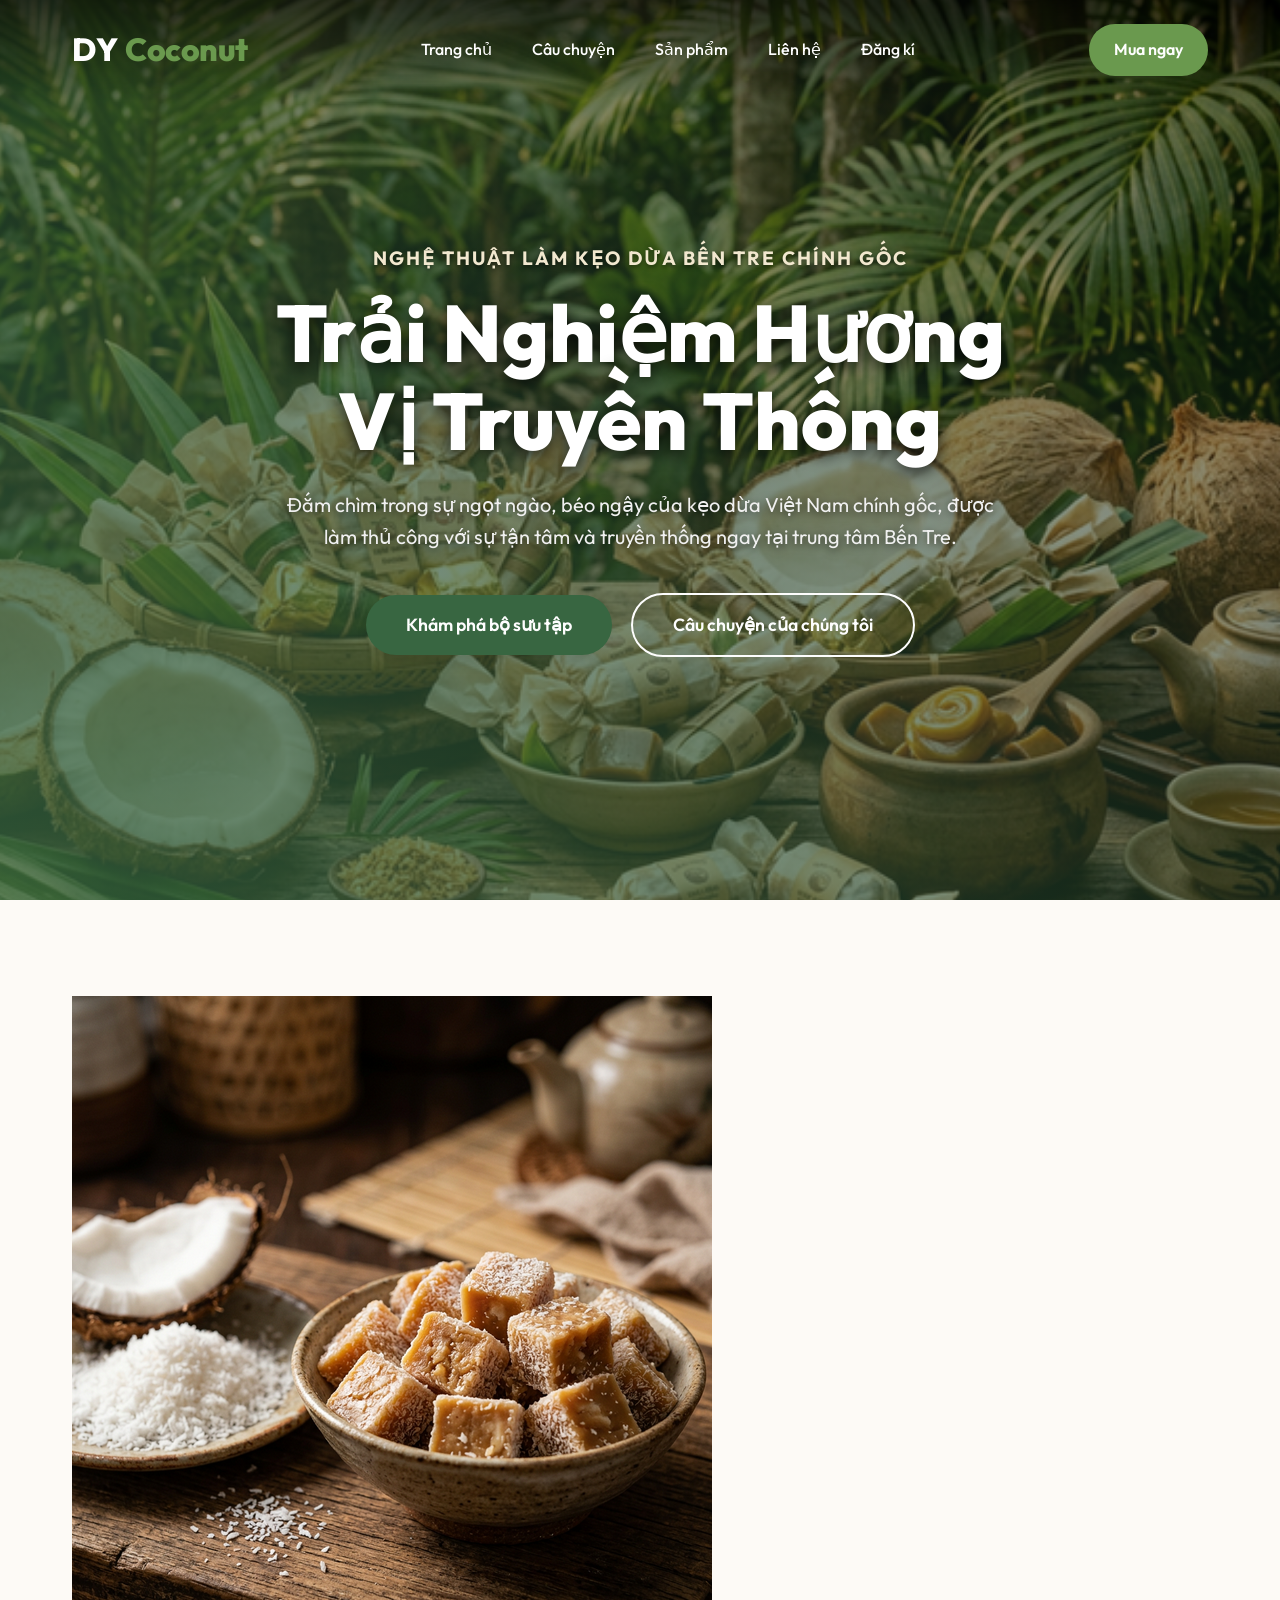
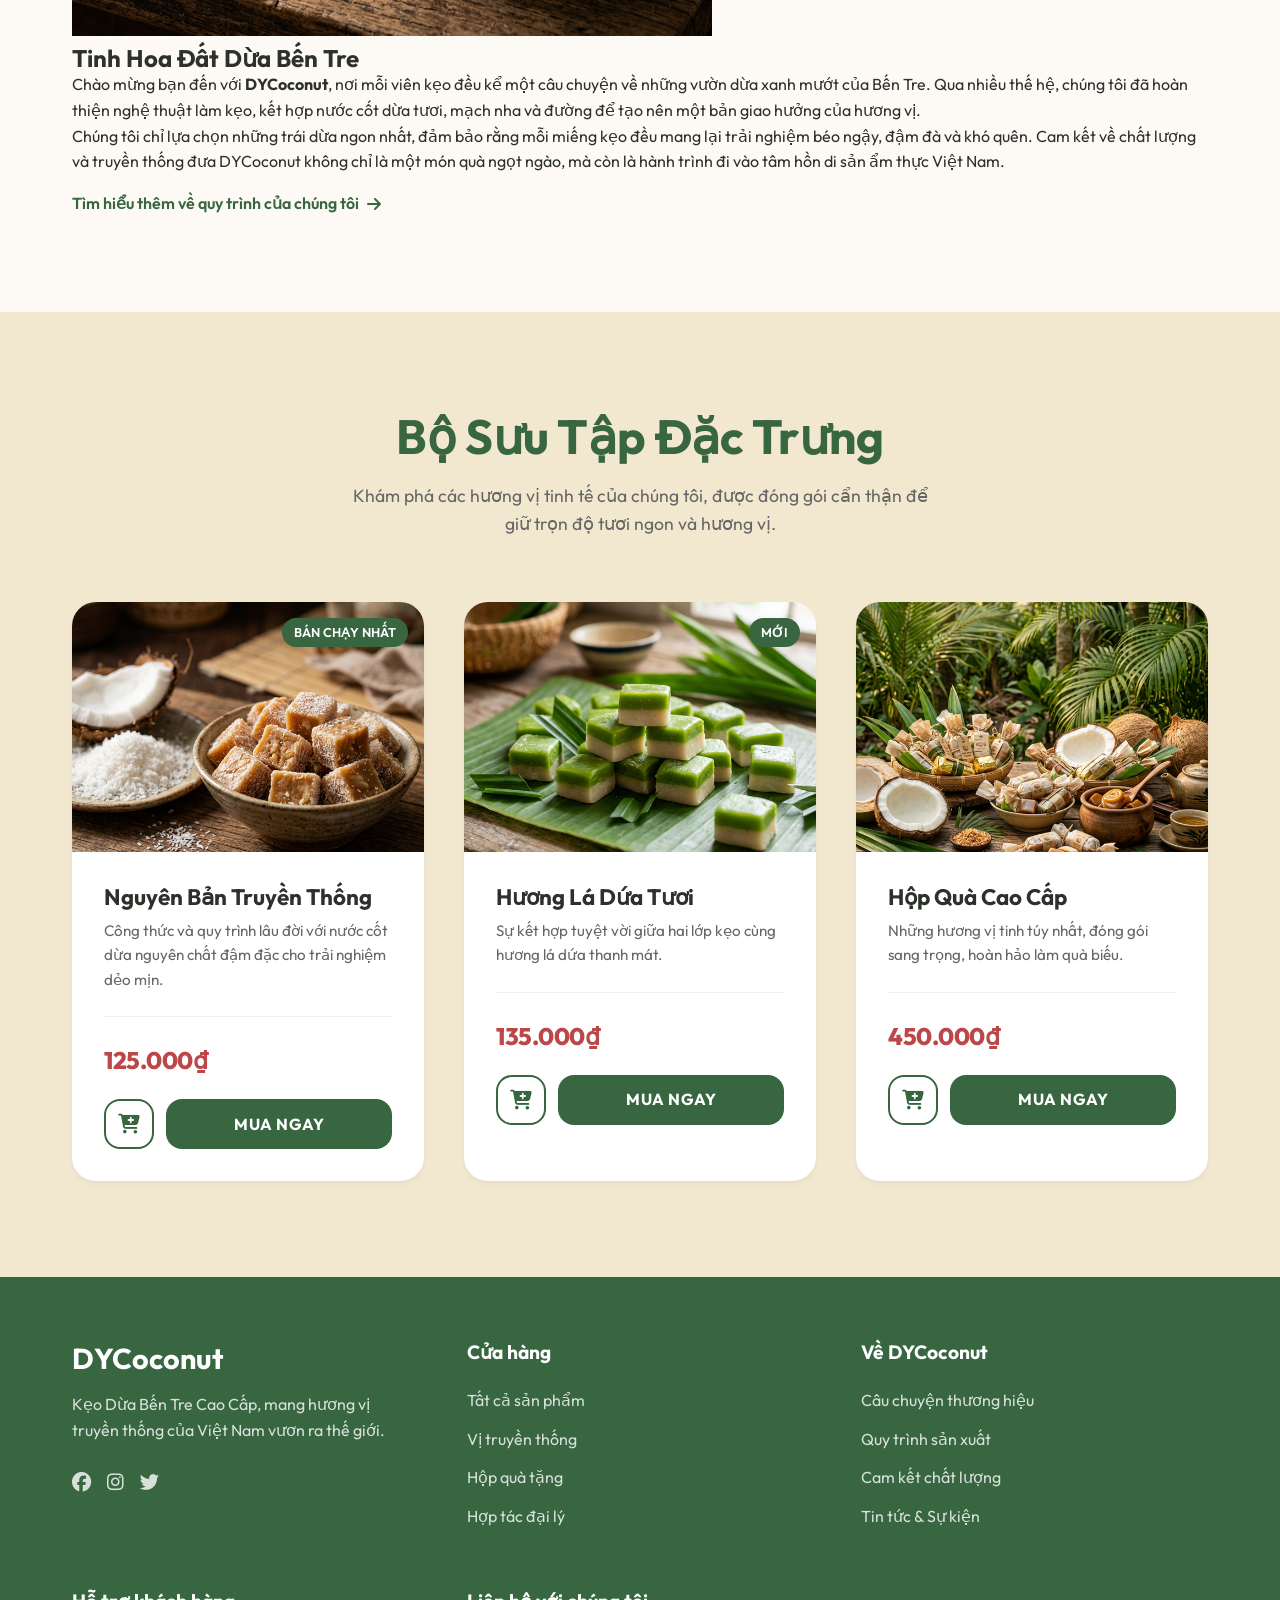
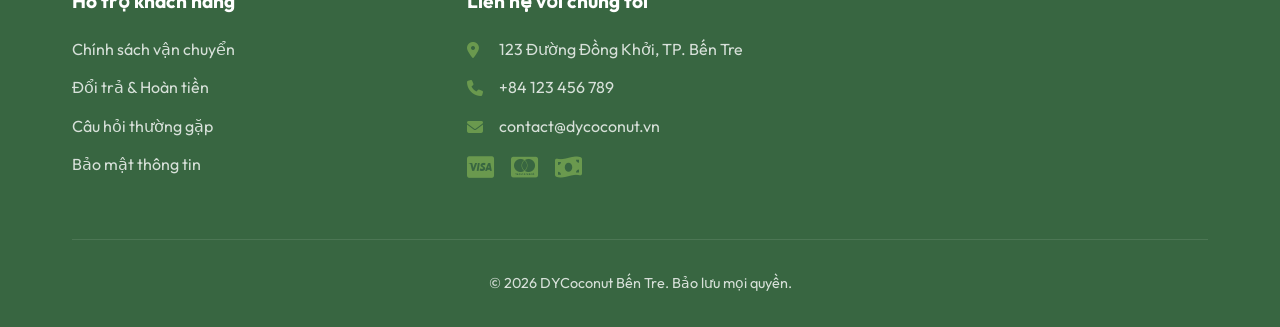
<file: index.html>
<!DOCTYPE html>
<html lang="vi">

<head>
    <meta charset="UTF-8">
    <meta name="viewport" content="width=device-width, initial-scale=1.0">
    <meta name="description" content="DYCoconut - Kẹo Dừa Bến Tre Cao Cấp. Hương vị truyền thống, chế tác tinh xảo.">
    <title>DYCoconut | Kẹo Dừa Bến Tre Cao Cấp</title>

    <!-- CSS -->
    <link rel="stylesheet" href="index.css">

    <!-- Font Awesome for icons -->
    <link rel="stylesheet" href="https://cdnjs.cloudflare.com/ajax/libs/font-awesome/6.4.0/css/all.min.css">
</head>

<body>

    <!-- Header & Navigation -->
    <header>
        <div class="container nav-container">
            <a href="#" class="logo">DY<span>Coconut</span></a>
            <ul class="nav-links">
                <li><a href="#home">Trang chủ</a></li>
                <li><a href="#about">Câu chuyện</a></li>
                <li><a href="#products">Sản phẩm</a></li>
                <li><a href="#" id="contactBtn">Liên hệ</a></li>
                <li><a href="#register">Đăng kí</a></li>
            </ul>
            <a href="checkout.html" class="nav-btn">Mua ngay</a>
        </div>
    </header>

    <!-- Hero Section -->
    <section id="home" class="hero">
        <!-- Fetching the generated hero image -->
        <img src="assets/dycoconut_hero_1772856031092.png" alt="DYCoconut Premium Background" class="hero-bg">
        <div class="hero-overlay"></div>

        <div class="hero-content">
            <span class="hero-subtitle">Nghệ thuật làm kẹo dừa Bến Tre chính gốc</span>
            <h1 class="hero-title">Trải Nghiệm Hương Vị Truyền Thống</h1>
            <p class="hero-desc">Đắm chìm trong sự ngọt ngào, béo ngậy của kẹo dừa Việt Nam chính gốc, được làm thủ công
                với sự tận tâm và truyền thống ngay tại trung tâm Bến Tre.</p>
            <div>
                <a href="#products" class="btn-primary">Khám phá bộ sưu tập</a>
                <a href="#about" class="btn-secondary">Câu chuyện của chúng tôi</a>
            </div>
        </div>
    </section>

    <!-- About Section -->
    <section id="about" class="about section-padding">
        <div class="container about-grid">
            <div class="about-image">
                <img src="assets/dycoconut_product1_1772856047598.png" alt="Kẹo dừa truyền thống">
            </div>
            <div class="about-text">
                <h2>Tinh Hoa Đất Dừa Bến Tre</h2>
                <p>Chào mừng bạn đến với <strong>DYCoconut</strong>, nơi mỗi viên kẹo đều kể một câu chuyện về những
                    vườn dừa xanh mướt của Bến Tre. Qua nhiều thế hệ, chúng tôi đã hoàn thiện nghệ thuật làm kẹo, kết
                    hợp nước cốt dừa tươi, mạch nha và đường để tạo nên một bản giao hưởng của hương vị.</p>
                <p>Chúng tôi chỉ lựa chọn những trái dừa ngon nhất, đảm bảo rằng mỗi miếng kẹo đều mang lại trải nghiệm
                    béo ngậy, đậm đà và khó quên. Cam kết về chất lượng và truyền thống đưa DYCoconut không chỉ là một
                    món quà ngọt ngào, mà còn là hành trình đi vào tâm hồn di sản ẩm thực Việt Nam.</p>
                <a href="#"
                    style="color: var(--primary-color); font-weight: 600; display: flex; align-items: center; gap: 0.5rem; margin-top: 1rem;">
                    Tìm hiểu thêm về quy trình của chúng tôi <i class="fas fa-arrow-right"></i>
                </a>
            </div>
        </div>
    </section>

    <!-- Products Section -->
    <section id="products" class="products section-padding">
        <div class="container">
            <h2 class="section-title">Bộ Sưu Tập Đặc Trưng</h2>
            <p class="section-subtitle">Khám phá các hương vị tinh tế của chúng tôi, được đóng gói cẩn thận để giữ trọn
                độ tươi ngon và hương vị.</p>

            <div class="product-grid">
                <!-- Product 1 -->
                <div class="product-card">
                    <div class="product-img">
                        <span class="product-tag">Bán chạy nhất</span>
                        <a href="product-1.html">
                            <img src="assets/dycoconut_product1_1772856047598.png" alt="Kẹo dừa nguyên bản">
                        </a>
                    </div>
                    <div class="product-info">
                        <h3 class="product-title"><a href="product-1.html">Nguyên Bản Truyền Thống</a></h3>
                        <p class="product-desc">Công thức và quy trình lâu đời với nước cốt dừa nguyên chất đậm đặc cho
                            trải nghiệm dẻo mịn.</p>
                        <div class="product-price-row">
                            <span class="price">125.000₫</span>
                            <div class="product-actions">
                                <a href="checkout.html" class="cart-btn" title="Thêm vào giỏ"><i
                                        class="fas fa-cart-plus"></i></a>
                                <a href="checkout.html" class="buy-now-btn">Mua ngay</a>
                            </div>
                        </div>
                    </div>
                </div>

                <!-- Product 2 -->
                <div class="product-card">
                    <div class="product-img">
                        <span class="product-tag">Mới</span>
                        <a href="product-2.html">
                            <img src="assets/dycoconut_product2_1772856063108.png" alt="Kẹo dừa lá dứa">
                        </a>
                    </div>
                    <div class="product-info">
                        <h3 class="product-title"><a href="product-2.html">Hương Lá Dứa Tươi</a></h3>
                        <p class="product-desc">Sự kết hợp tuyệt vời giữa hai lớp kẹo cùng hương lá dứa thanh mát.</p>
                        <div class="product-price-row">
                            <span class="price">135.000₫</span>
                            <div class="product-actions">
                                <a href="checkout.html" class="cart-btn" title="Thêm vào giỏ"><i
                                        class="fas fa-cart-plus"></i></a>
                                <a href="checkout.html" class="buy-now-btn">Mua ngay</a>
                            </div>
                        </div>
                    </div>
                </div>

                <!-- Product 3 -->
                <div class="product-card">
                    <div class="product-img">
                        <a href="product-3.html">
                            <img src="assets/dycoconut_hero_1772856031092.png" alt="Hộp quà kẹo dừa">
                        </a>
                    </div>
                    <div class="product-info">
                        <h3 class="product-title"><a href="product-3.html">Hộp Quà Cao Cấp</a></h3>
                        <p class="product-desc">Những hương vị tinh túy nhất, đóng gói sang trọng, hoàn hảo làm quà
                            biếu.</p>
                        <div class="product-price-row">
                            <span class="price">450.000₫</span>
                            <div class="product-actions">
                                <a href="checkout.html" class="cart-btn" title="Thêm vào giỏ"><i
                                        class="fas fa-cart-plus"></i></a>
                                <a href="checkout.html" class="buy-now-btn">Mua ngay</a>
                            </div>
                        </div>
                    </div>
                </div>
            </div>
        </div>
    </section>

    <!-- Footer -->
    <footer id="contact">
        <div class="container">
            <div class="footer-grid">
                <div class="footer-brand">
                    <h3>DY<span>Coconut</span></h3>
                    <p>Kẹo Dừa Bến Tre Cao Cấp, mang hương vị truyền thống của Việt Nam vươn ra thế giới.</p>
                    <div style="display: flex; gap: 1rem; font-size: 1.2rem;">
                        <a href="#"><i class="fab fa-facebook"></i></a>
                        <a href="#"><i class="fab fa-instagram"></i></a>
                        <a href="#"><i class="fab fa-twitter"></i></a>
                    </div>
                </div>

                <div class="footer-links">
                    <h4>Cửa hàng</h4>
                    <ul>
                        <li><a href="#products">Tất cả sản phẩm</a></li>
                        <li><a href="product-1.html">Vị truyền thống</a></li>
                        <li><a href="product-3.html">Hộp quà tặng</a></li>
                        <li><a href="#">Hợp tác đại lý</a></li>
                    </ul>
                </div>

                <div class="footer-links">
                    <h4>Về DYCoconut</h4>
                    <ul>
                        <li><a href="#about">Câu chuyện thương hiệu</a></li>
                        <li><a href="#">Quy trình sản xuất</a></li>
                        <li><a href="#">Cam kết chất lượng</a></li>
                        <li><a href="#">Tin tức & Sự kiện</a></li>
                    </ul>
                </div>

                <div class="footer-links">
                    <h4>Hỗ trợ khách hàng</h4>
                    <ul>
                        <li><a href="#">Chính sách vận chuyển</a></li>
                        <li><a href="#">Đổi trả & Hoàn tiền</a></li>
                        <li><a href="#">Câu hỏi thường gặp</a></li>
                        <li><a href="#">Bảo mật thông tin</a></li>
                    </ul>
                </div>

                <div class="footer-contact">
                    <h4>Liên hệ với chúng tôi</h4>
                    <p><i class="fas fa-map-marker-alt"></i> 123 Đường Đồng Khởi, TP. Bến Tre</p>
                    <p><i class="fas fa-phone"></i> +84 123 456 789</p>
                    <p><i class="fas fa-envelope"></i> contact@dycoconut.vn</p>
                    <div class="payment-icons" style="margin-top: 1rem; font-size: 1.5rem; color: white;">
                        <i class="fab fa-cc-visa"></i>
                        <i class="fab fa-cc-mastercard"></i>
                        <i class="fas fa-money-bill-wave"></i>
                    </div>
                </div>
            </div>

            <div class="footer-bottom">
                <p>&copy; 2026 DYCoconut Bến Tre. Bảo lưu mọi quyền.</p>
            </div>
        </div>
    </footer>

    <!-- Modal Đăng kí -->
    <div class="modal-overlay" id="registerModal">
        <div class="modal-content">
            <span class="modal-close" id="closeModal">&times;</span>

            <div id="registerFormContent">
                <div class="modal-header">
                    <h2>Đăng Kí Thành Viên</h2>
                    <p>Nhận ngay ưu đãi hấp dẫn từ DYCoconut</p>
                </div>
                <form id="registrationForm">
                    <div class="form-group">
                        <label for="fullName">Họ tên</label>
                        <input type="text" id="fullName" placeholder="Nhập họ và tên" required>
                    </div>
                    <div class="form-group">
                        <label for="phone">Số điện thoại</label>
                        <input type="tel" id="phone" placeholder="Nhập số điện thoại" required>
                    </div>
                    <div class="form-group">
                        <label for="email">Email</label>
                        <input type="email" id="email" placeholder="Nhập địa chỉ email" required>
                    </div>
                    <button type="submit" class="submit-btn">Gửi Đăng Kí</button>
                </form>
            </div>

            <!-- Thông báo thành công -->
            <div class="success-message" id="successMessage">
                <div class="success-icon">
                    <i class="fas fa-check-circle"></i>
                </div>
                <h2>Đăng kí thành công!</h2>
                <p>Cảm ơn bạn đã quan tâm đến DYCoconut. Chúng tôi sẽ sớm liên hệ với bạn.</p>
                <button class="submit-btn" id="finishBtn">Đóng</button>
            </div>
        </div>
    </div>

    <!-- Modal Liên hệ -->
    <div class="modal-overlay" id="contactModal">
        <div class="modal-content">
            <span class="modal-close" id="closeContactModal">&times;</span>
            <div id="contactFormContent">
                <div class="modal-header">
                    <h2>Gửi Lời Nhắn</h2>
                    <p>Chia sẻ yêu cầu của bạn, chúng tôi sẽ phản hồi trong giây lát</p>
                </div>
                <form id="contactForm">
                    <div class="form-group">
                        <label for="cName">Họ và tên</label>
                        <input type="text" id="cName" placeholder="Tên của bạn" required>
                    </div>
                    <div class="form-group">
                        <label for="cEmail">Email</label>
                        <input type="email" id="cEmail" placeholder="Email liên hệ" required>
                    </div>
                    <div class="form-group">
                        <label for="cMessage">Nội dung câu chuyện</label>
                        <textarea id="cMessage" rows="4"
                            style="width: 100%; padding: 1rem; border: 2px solid #eee; border-radius: var(--radius-md); font-family: inherit; font-size: 1rem; resize: none;"
                            placeholder="Bạn muốn chia sẻ điều gì với chúng tôi?"></textarea>
                    </div>
                    <button type="submit" class="submit-btn highlight">Gửi Lời Nhắn Ngay</button>
                </form>
            </div>
            <div class="success-message" id="contactSuccess">
                <div class="success-icon">
                    <i class="fas fa-paper-plane"></i>
                </div>
                <h2>Đã gửi thành công!</h2>
                <p>Cảm ơn bạn đã quan tâm. DYCoconut sẽ sớm phản hồi lời nhắn của bạn.</p>
                <button class="submit-btn" id="finishContactBtn">Tuyệt vời</button>
            </div>
        </div>
    </div>

    <script>
        // Modal Register logic
        const registerLink = document.querySelector('a[href="#register"]');
        const registerModal = document.getElementById('registerModal');
        const closeRegister = document.getElementById('closeModal');
        const finishRegister = document.getElementById('finishBtn');
        const regForm = document.getElementById('registrationForm');

        const openModal = (m) => {
            m.classList.add('active');
            document.body.style.overflow = 'hidden';
        };

        const closeModalFn = (m, contentId, successId, form) => {
            m.classList.remove('active');
            document.body.style.overflow = 'auto';
            setTimeout(() => {
                document.getElementById(contentId).style.display = 'block';
                document.getElementById(successId).style.display = 'none';
                if (form) form.reset();
            }, 300);
        };

        registerLink.addEventListener('click', (e) => {
            e.preventDefault();
            openModal(registerModal);
        });

        closeRegister.addEventListener('click', () => closeModalFn(registerModal, 'registerFormContent', 'successMessage', regForm));
        finishRegister.addEventListener('click', () => closeModalFn(registerModal, 'registerFormContent', 'successMessage', regForm));

        regForm.addEventListener('submit', async (e) => {
            e.preventDefault();
            const data = {
                name: document.getElementById('fullName').value,
                phone: document.getElementById('phone').value,
                email: document.getElementById('email').value
            };
            const res = await fetch("/register", {
                method: "POST",
                headers: {
                    "Content-Type": "application/json"
                },
                body: JSON.stringify(data)
            });
            if (res.ok) {
                document.getElementById('registerFormContent').style.display = 'none';
                document.getElementById('successMessage').style.display = 'block';
            }
        });

        // Modal Contact logic
        const contactBtn = document.getElementById('contactBtn');
        const contactModal = document.getElementById('contactModal');
        const closeContact = document.getElementById('closeContactModal');
        const finishContact = document.getElementById('finishContactBtn');
        const contactForm = document.getElementById('contactForm');

        contactBtn.addEventListener('click', (e) => {
            e.preventDefault();
            openModal(contactModal);
        });

        closeContact.addEventListener('click', () => closeModalFn(contactModal, 'contactFormContent', 'contactSuccess', contactForm));
        finishContact.addEventListener('click', () => closeModalFn(contactModal, 'contactFormContent', 'contactSuccess', contactForm));

        contactForm.addEventListener('submit', (e) => {
            e.preventDefault();
            document.getElementById('contactFormContent').style.display = 'none';
            document.getElementById('contactSuccess').style.display = 'block';
        });

        // Global click to close
        window.addEventListener('click', (e) => {
            if (e.target.classList.contains('modal-overlay')) {
                closeModalFn(e.target, e.target.querySelector('[id$="Content"]').id, e.target.querySelector('.success-message').id, e.target.querySelector('form'));
            }
        });
    </script>
</body>

</html>
</file>
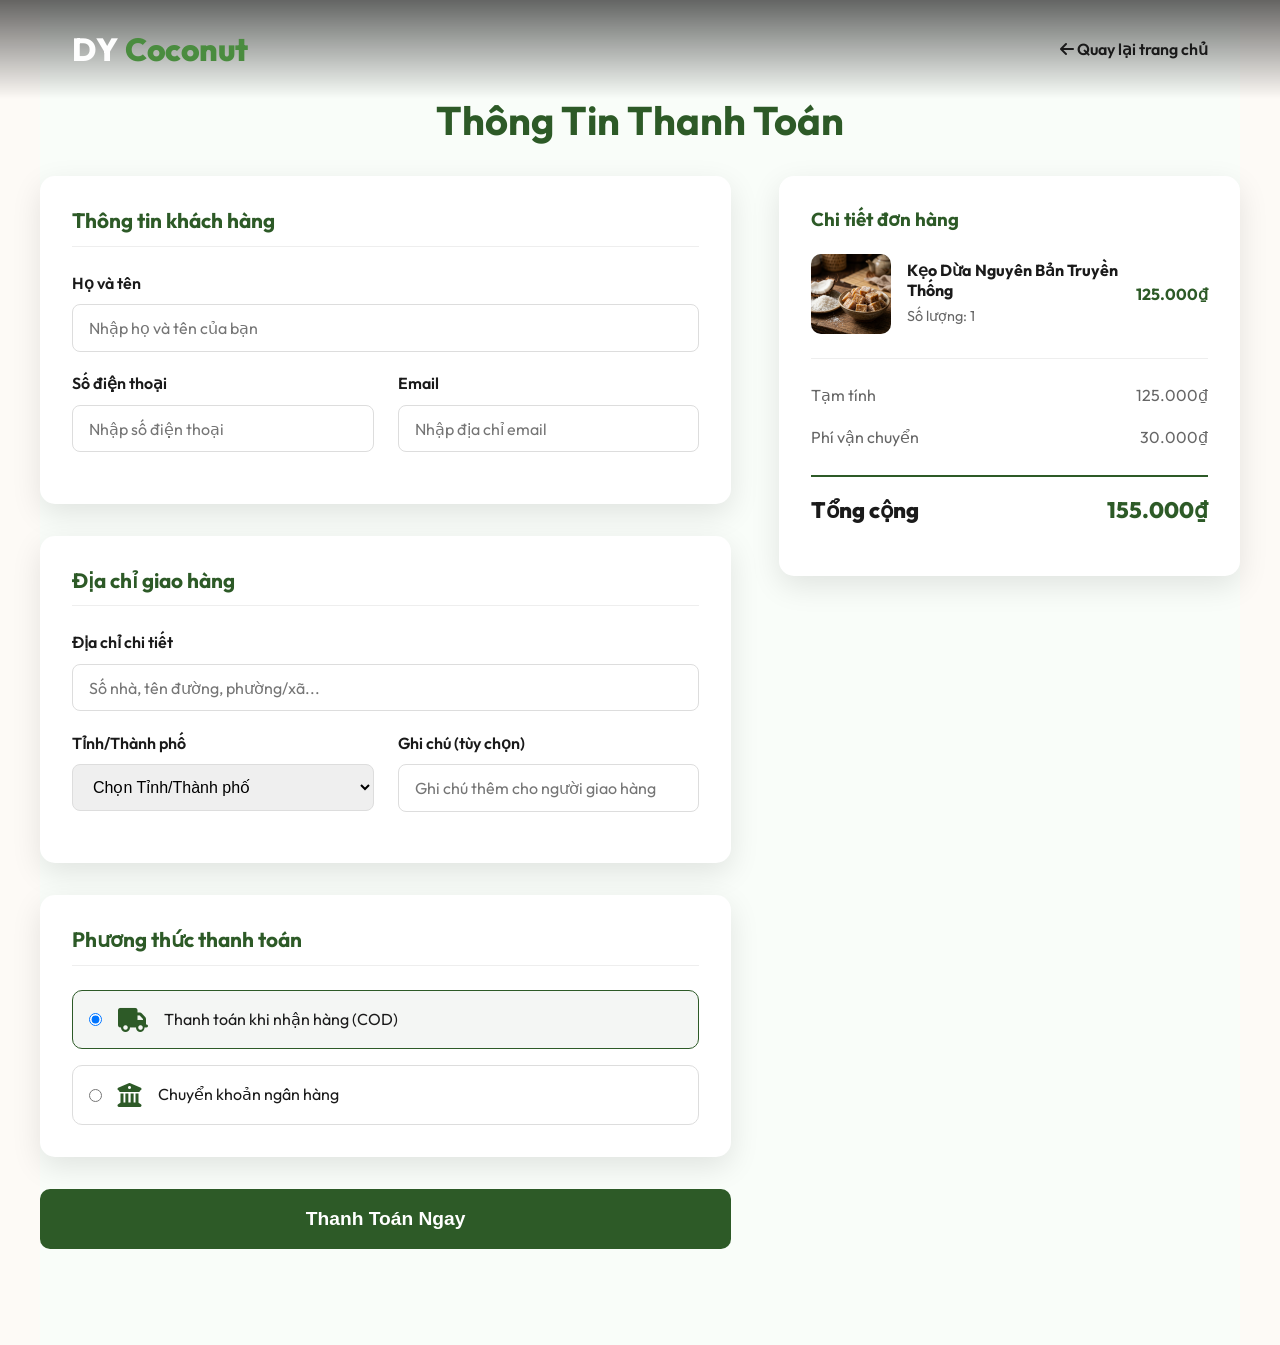
<file: checkout.html>
<!DOCTYPE html>
<html lang="vi">

<head>
    <meta charset="UTF-8">
    <meta name="viewport" content="width=device-width, initial-scale=1.0">
    <title>Thanh Toán | DYCoconut</title>
    <link rel="stylesheet" href="index.css">
    <link rel="stylesheet" href="checkout.css">
    <link rel="stylesheet" href="https://cdnjs.cloudflare.com/ajax/libs/font-awesome/6.4.0/css/all.min.css">
</head>

<body>
    <header>
        <div class="container nav-container">
            <a href="index.html" class="logo">DY<span>Coconut</span></a>
            <a href="index.html" class="back-link"><i class="fas fa-arrow-left"></i> Quay lại trang chủ</a>
        </div>
    </header>

    <main class="checkout-main container section-padding">
        <h1 class="checkout-title">Thông Tin Thanh Toán</h1>

        <div class="checkout-grid">
            <!-- Form Section -->
            <div class="checkout-form-container">
                <form id="checkoutForm">
                    <div class="form-section">
                        <h3>Thông tin khách hàng</h3>
                        <div class="form-group">
                            <label for="checkoutName">Họ và tên</label>
                            <input type="text" id="checkoutName" placeholder="Nhập họ và tên của bạn" required>
                        </div>
                        <div class="form-row">
                            <div class="form-group">
                                <label for="checkoutPhone">Số điện thoại</label>
                                <input type="tel" id="checkoutPhone" placeholder="Nhập số điện thoại" required>
                            </div>
                            <div class="form-group">
                                <label for="checkoutEmail">Email</label>
                                <input type="email" id="checkoutEmail" placeholder="Nhập địa chỉ email" required>
                            </div>
                        </div>
                    </div>

                    <div class="form-section">
                        <h3>Địa chỉ giao hàng</h3>
                        <div class="form-group">
                            <label for="checkoutAddress">Địa chỉ chi tiết</label>
                            <input type="text" id="checkoutAddress" placeholder="Số nhà, tên đường, phường/xã..." required>
                        </div>
                        <div class="form-row">
                            <div class="form-group">
                                <label for="checkoutCity">Tỉnh/Thành phố</label>
                                <select id="checkoutCity" required>
                                    <option value="">Chọn Tỉnh/Thành phố</option>
                                    <option value="Bến Tre">Bến Tre</option>
                                    <option value="Hồ Chí Minh">TP. Hồ Chí Minh</option>
                                    <option value="Hà Nội">Hà Nội</option>
                                    <!-- Add more as needed -->
                                </select>
                            </div>
                            <div class="form-group">
                                <label for="checkoutNote">Ghi chú (tùy chọn)</label>
                                <input type="text" id="checkoutNote" placeholder="Ghi chú thêm cho người giao hàng">
                            </div>
                        </div>
                    </div>

                    <div class="form-section">
                        <h3>Phương thức thanh toán</h3>
                        <div class="payment-options">
                            <label class="payment-option active">
                                <input type="radio" name="payment" value="cod" checked>
                                <div class="payment-info">
                                    <i class="fas fa-truck"></i>
                                    <span>Thanh toán khi nhận hàng (COD)</span>
                                </div>
                            </label>
                            <label class="payment-option">
                                <input type="radio" name="payment" value="bank">
                                <div class="payment-info">
                                    <i class="fas fa-university"></i>
                                    <span>Chuyển khoản ngân hàng</span>
                                </div>
                            </label>
                        </div>
                    </div>

                    <button type="submit" class="place-order-btn">Thanh Toán Ngay</button>
                </form>
            </div>

            <!-- Summary Section -->
            <div class="order-summary-container">
                <div class="summary-card">
                    <h3>Chi tiết đơn hàng</h3>
                    <div class="order-item">
                        <img src="assets/dycoconut_product1_1772856047598.png" alt="Product">
                        <div class="item-info">
                            <h4>Kẹo Dừa Nguyên Bản Truyền Thống</h4>
                            <p>Số lượng: 1</p>
                        </div>
                        <span class="item-price">125.000₫</span>
                    </div>

                    <div class="summary-divider"></div>

                    <div class="summary-row">
                        <span>Tạm tính</span>
                        <span>125.000₫</span>
                    </div>
                    <div class="summary-row">
                        <span>Phí vận chuyển</span>
                        <span>30.000₫</span>
                    </div>
                    <div class="summary-row total">
                        <span>Tổng cộng</span>
                        <span>155.000₫</span>
                    </div>
                </div>
            </div>
        </div>
    </main>

    <!-- Success Modal -->
    <div class="modal-overlay" id="checkoutSuccessModal">
        <div class="modal-content text-center">
            <div class="success-icon">
                <i class="fas fa-check-circle"></i>
            </div>
            <h2>Đặt Hàng Thành Công!</h2>
            <p>Cảm ơn bạn đã tin tưởng DYCoconut. Chúng tôi sẽ sớm giao sản phẩm đến tay bạn.</p>
            <p>Mã đơn hàng: <strong>#DYC-2026-888</strong></p>
            <a href="index.html" class="submit-btn">Quay lại trang chủ</a>
        </div>
    </div>

    <script>
        const form = document.getElementById('checkoutForm');
        const modal = document.getElementById('checkoutSuccessModal');

        form.addEventListener('submit', (e) => {
            e.preventDefault();
            modal.classList.add('active');
            document.body.style.overflow = 'hidden';
        });

        // Payment option toggle style
        const paymentOptions = document.querySelectorAll('.payment-option');
        paymentOptions.forEach(option => {
            option.addEventListener('click', () => {
                paymentOptions.forEach(opt => opt.classList.remove('active'));
                option.classList.add('active');
            });
        });
    </script>
</body>

</html>
</file>
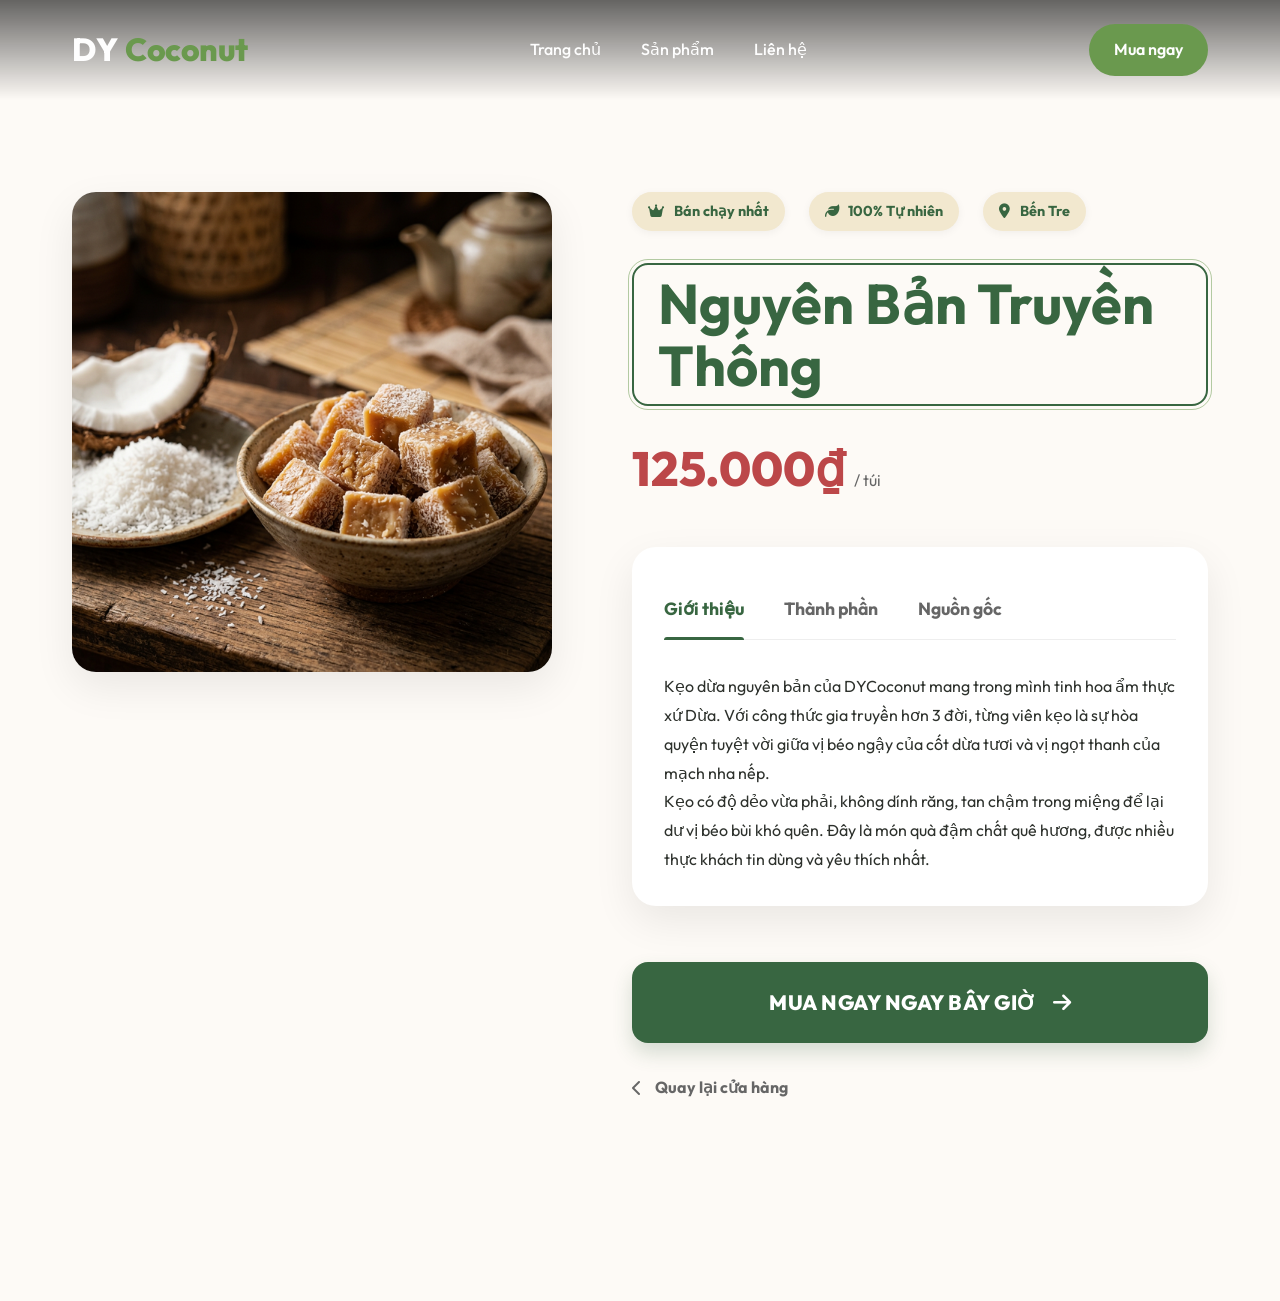
<file: product-1.html>
<!DOCTYPE html>
<html lang="vi">

<head>
    <meta charset="UTF-8">
    <meta name="viewport" content="width=device-width, initial-scale=1.0">
    <title>Nguyên Bản Truyền Thống | DYCoconut</title>
    <link rel="stylesheet" href="index.css">
    <link rel="stylesheet" href="product-detail.css">
    <link rel="stylesheet" href="product-detail.css?v=2">
    <link rel="stylesheet" href="https://cdnjs.cloudflare.com/ajax/libs/font-awesome/6.4.0/css/all.min.css">
</head>

<body>
    <header>
        <div class="container nav-container">
            <a href="index.html" class="logo">DY<span>Coconut</span></a>
            <ul class="nav-links">
                <li><a href="index.html#home">Trang chủ</a></li>
                <li><a href="index.html#products">Sản phẩm</a></li>
                <li><a href="index.html#contact">Liên hệ</a></li>
            </ul>
            <a href="checkout.html" class="nav-btn">Mua ngay</a>
        </div>
    </header>

    <main class="section-padding">
        <div class="product-detail-container">
            <div class="product-gallery">
                <img src="assets/dycoconut_product1_1772856047598.png" alt="Kẹo Dừa Nguyên Bản Truyền Thống">
            </div>

            <div class="product-content">
                <div class="product-meta">
                    <div class="meta-item"><i class="fas fa-crown"></i> Bán chạy nhất</div>
                    <div class="meta-item"><i class="fas fa-leaf"></i> 100% Tự nhiên</div>
                    <div class="meta-item"><i class="fas fa-map-marker-alt"></i> Bến Tre</div>
                </div>

                <div class="title-frame">
                    <h1>Nguyên Bản Truyền Thống</h1>
                </div>

                <div class="product-price">125.000₫</div>

                <div class="product-tabs">
                    <div class="tab-nav">
                        <div class="tab-btn active" onclick="openTab(event, 'intro')">Giới thiệu</div>
                        <div class="tab-btn" onclick="openTab(event, 'ingredients')">Thành phần</div>
                        <div class="tab-btn" onclick="openTab(event, 'origin')">Nguồn gốc</div>
                    </div>

                    <div id="intro" class="tab-pane active">
                        <p>Kẹo dừa nguyên bản của DYCoconut mang trong mình tinh hoa ẩm thực xứ Dừa. Với công thức gia
                            truyền hơn 3 đời, từng viên kẹo là sự hòa quyện tuyệt vời giữa vị béo ngậy của cốt dừa tươi
                            và vị ngọt thanh của mạch nha nếp.</p>
                        <p>Kẹo có độ dẻo vừa phải, không dính răng, tan chậm trong miệng để lại dư vị béo bùi khó quên.
                            Đây là món quà đậm chất quê hương, được nhiều thực khách tin dùng và yêu thích nhất.</p>
                    </div>

                    <div id="ingredients" class="tab-pane">
                        <p>Chúng tôi cam kết sử dụng 100% nguyên liệu tự nhiên, chọn lọc kỹ lưỡng:</p>
                        <ul class="ingredient-list">
                            <li><i class="fas fa-check-circle"></i> Nước cốt dừa nguyên chất (65%)</li>
                            <li><i class="fas fa-check-circle"></i> Mạch nha nếp tinh khiết</li>
                            <li><i class="fas fa-check-circle"></i> Đường cát trắng</li>
                            <li><i class="fas fa-check-circle"></i> Dầu dừa tự nhiên</li>
                        </ul>
                    </div>

                    <div id="origin" class="tab-pane">
                        <p>Sản phẩm được chế biến trực tiếp tại huyện Mỏ Cày Nam, tỉnh Bến Tre - nơi được mệnh danh là
                            cái nôi của kẹo dừa Việt Nam.</p>
                        <p>Dừa được chọn lọc là những trái dừa "đủ tuổi" (dừa khô), nhiều dầu và béo nhất, được hái và
                            chế biến ngay trong ngày để giữ trọn hương vị tươi ngon nhất của đất trời Nam Bộ.</p>
                    </div>
                </div>

                <div class="action-buttons">
                    <a href="checkout.html" class="buy-now-btn">Mua ngay ngay bây giờ <i
                            class="fas fa-arrow-right"></i></a>
                    <a href="index.html" class="back-to-home"><i class="fas fa-chevron-left"></i> Quay lại cửa hàng</a>
                </div>
            </div>
        </div>
    </main>

    <script>
        function openTab(evt, tabName) {
            var i, tabPane, tabBtn;
            tabPane = document.getElementsByClassName("tab-pane");
            for (i = 0; i < tabPane.length; i++) {
                tabPane[i].classList.remove("active");
            }
            tabBtn = document.getElementsByClassName("tab-btn");
            for (i = 0; i < tabBtn.length; i++) {
                tabBtn[i].classList.remove("active");
            }
            document.getElementById(tabName).classList.add("active");
            evt.currentTarget.classList.add("active");
        }
    </script>
</body>

</html>
</file>
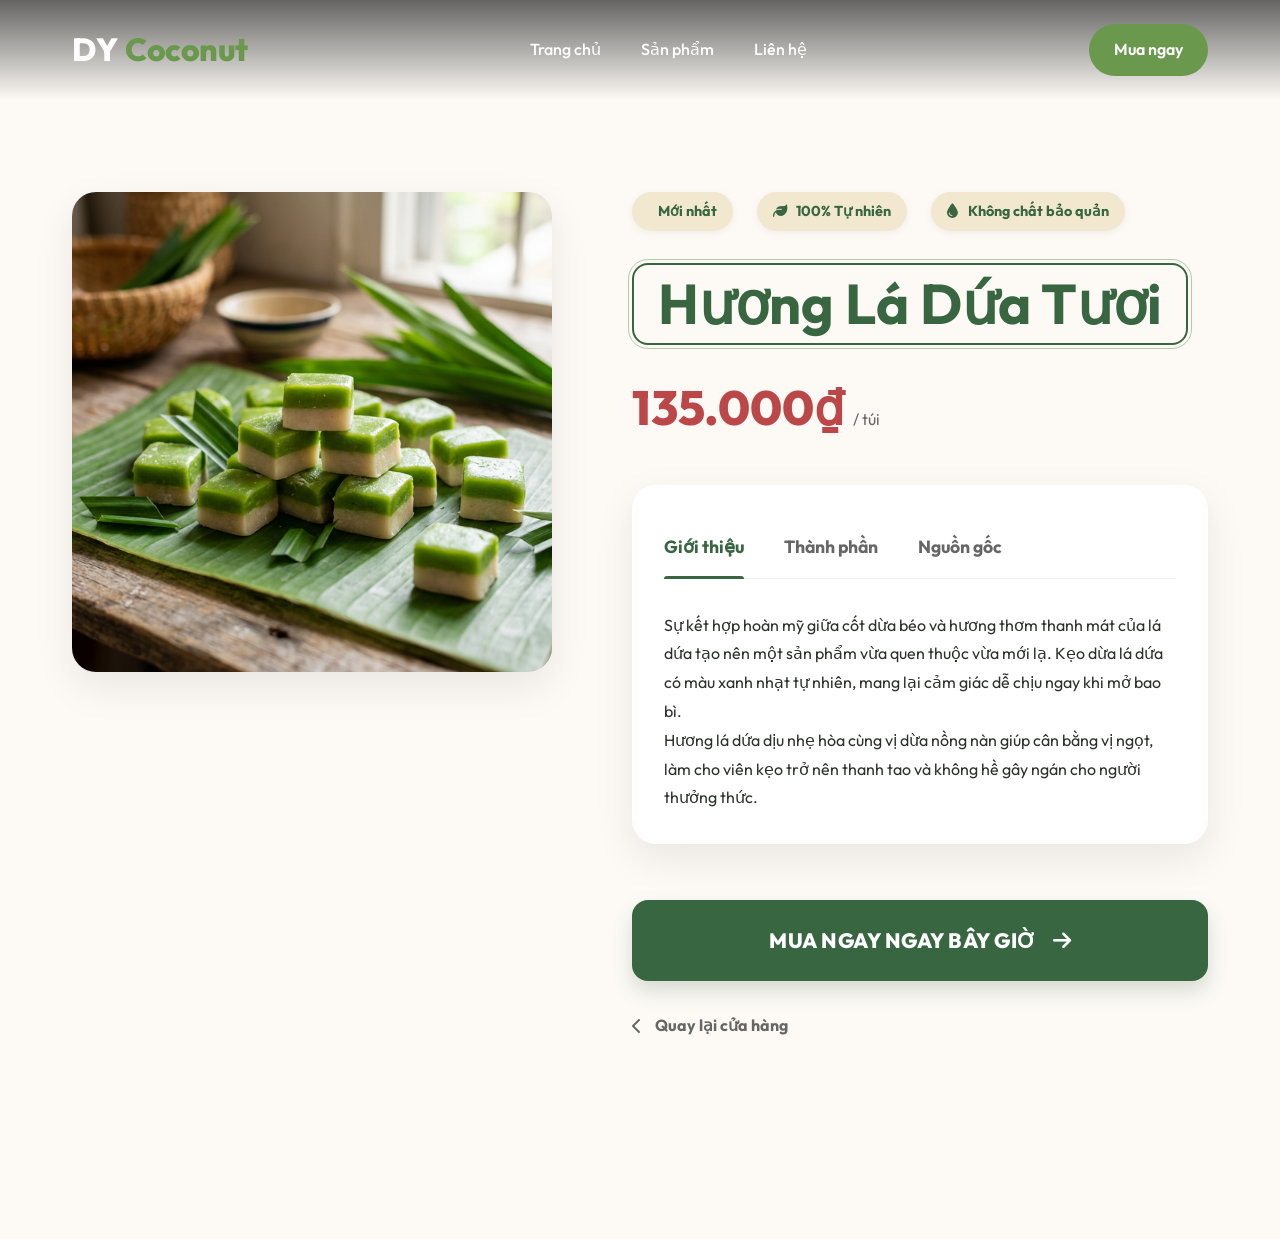
<file: product-2.html>
<!DOCTYPE html>
<html lang="vi">

<head>
    <meta charset="UTF-8">
    <meta name="viewport" content="width=device-width, initial-scale=1.0">
    <title>Hương Lá Dứa Tươi | DYCoconut</title>
    <link rel="stylesheet" href="index.css">
    <link rel="stylesheet" href="product-detail.css">
    <link rel="stylesheet" href="product-detail.css?v=2">
    <link rel="stylesheet" href="https://cdnjs.cloudflare.com/ajax/libs/font-awesome/6.4.0/css/all.min.css">
</head>

<body>
    <header>
        <div class="container nav-container">
            <a href="index.html" class="logo">DY<span>Coconut</span></a>
            <ul class="nav-links">
                <li><a href="index.html#home">Trang chủ</a></li>
                <li><a href="index.html#products">Sản phẩm</a></li>
                <li><a href="index.html#contact">Liên hệ</a></li>
            </ul>
            <a href="checkout.html" class="nav-btn">Mua ngay</a>
        </div>
    </header>

    <main class="section-padding">
        <div class="product-detail-container">
            <div class="product-gallery">
                <img src="assets/dycoconut_product2_1772856063108.png" alt="Kẹo Dừa Hương Lá Dứa Tươi">
            </div>

            <div class="product-content">
                <div class="product-meta">
                    <div class="meta-item"><i class="fas fa-sparkles"></i> Mới nhất</div>
                    <div class="meta-item"><i class="fas fa-leaf"></i> 100% Tự nhiên</div>
                    <div class="meta-item"><i class="fas fa-tint"></i> Không chất bảo quản</div>
                </div>

                <div class="title-frame">
                    <h1>Hương Lá Dứa Tươi</h1>
                </div>

                <div class="product-price">135.000₫</div>

                <div class="product-tabs">
                    <div class="tab-nav">
                        <div class="tab-btn active" onclick="openTab(event, 'intro')">Giới thiệu</div>
                        <div class="tab-btn" onclick="openTab(event, 'ingredients')">Thành phần</div>
                        <div class="tab-btn" onclick="openTab(event, 'origin')">Nguồn gốc</div>
                    </div>

                    <div id="intro" class="tab-pane active">
                        <p>Sự kết hợp hoàn mỹ giữa cốt dừa béo và hương thơm thanh mát của lá dứa tạo nên một sản phẩm
                            vừa quen thuộc vừa mới lạ. Kẹo dừa lá dứa có màu xanh nhạt tự nhiên, mang lại cảm giác dễ
                            chịu ngay khi mở bao bì.</p>
                        <p>Hương lá dứa dịu nhẹ hòa cùng vị dừa nồng nàn giúp cân bằng vị ngọt, làm cho viên kẹo trở nên
                            thanh tao và không hề gây ngán cho người thưởng thức.</p>
                    </div>

                    <div id="ingredients" class="tab-pane">
                        <p>Nguyên liệu được tuyển chọn kỹ lưỡng từ thiên nhiên:</p>
                        <ul class="ingredient-list">
                            <li><i class="fas fa-check-circle"></i> Nước cốt dừa nguyên chất</li>
                            <li><i class="fas fa-check-circle"></i> Chiết xuất lá dứa tươi</li>
                            <li><i class="fas fa-check-circle"></i> Mạch nha nếp</li>
                            <li><i class="fas fa-check-circle"></i> Đường cát</li>
                        </ul>
                    </div>

                    <div id="origin" class="tab-pane">
                        <p>Lá dứa được chúng tôi trồng theo mô hình hữu cơ ngay tại các liếp dừa ven sông Bến Tre, đảm
                            bảo luôn tươi mới và không có dư lượng thuốc bảo vệ thực vật.</p>
                        <p>Quy trình chiết xuất lá dứa hiện đại giúp giữ trọn vẹn màu xanh diệp lục và mùi hương đặc
                            trưng, không sử dụng phẩm màu hóa học.</p>
                    </div>
                </div>

                <div class="action-buttons">
                    <a href="checkout.html" class="buy-now-btn">Mua ngay ngay bây giờ <i
                            class="fas fa-arrow-right"></i></a>
                    <a href="index.html" class="back-to-home"><i class="fas fa-chevron-left"></i> Quay lại cửa hàng</a>
                </div>
            </div>
        </div>
    </main>

    <script>
        function openTab(evt, tabName) {
            var i, tabPane, tabBtn;
            tabPane = document.getElementsByClassName("tab-pane");
            for (i = 0; i < tabPane.length; i++) {
                tabPane[i].classList.remove("active");
            }
            tabBtn = document.getElementsByClassName("tab-btn");
            for (i = 0; i < tabBtn.length; i++) {
                tabBtn[i].classList.remove("active");
            }
            document.getElementById(tabName).classList.add("active");
            evt.currentTarget.classList.add("active");
        }
    </script>
</body>

</html>
</file>
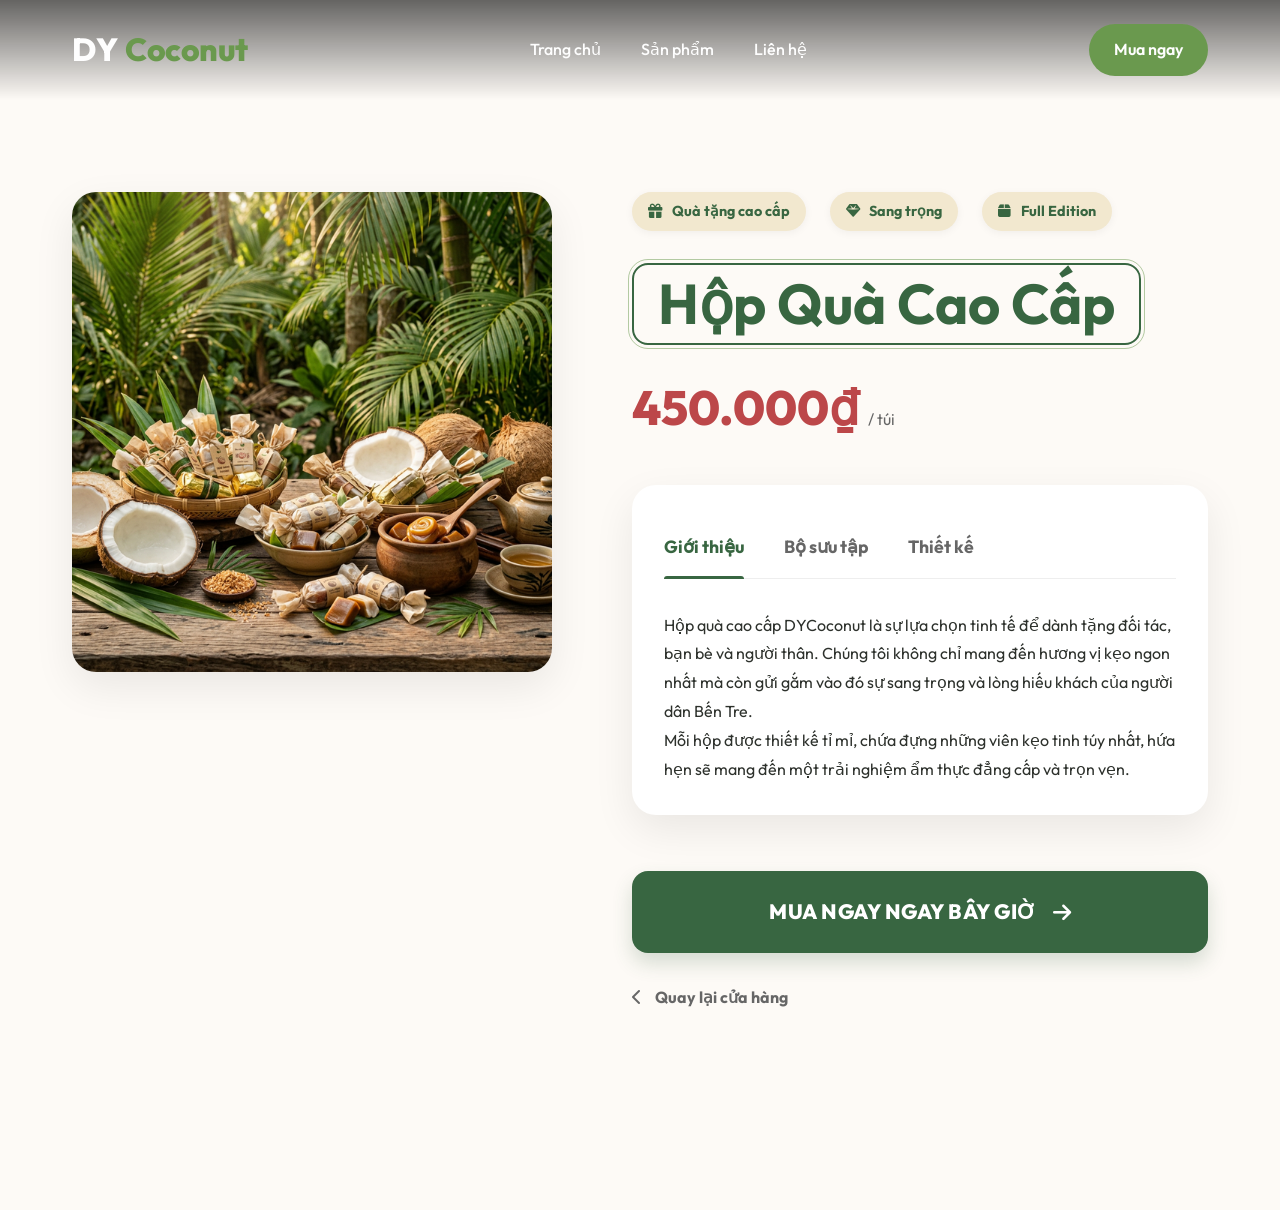
<file: product-3.html>
<!DOCTYPE html>
<html lang="vi">

<head>
    <meta charset="UTF-8">
    <meta name="viewport" content="width=device-width, initial-scale=1.0">
    <title>Hộp Quà Cao Cấp | DYCoconut</title>
    <link rel="stylesheet" href="index.css">
    <link rel="stylesheet" href="product-detail.css">
    <link rel="stylesheet" href="product-detail.css?v=2">
    <link rel="stylesheet" href="https://cdnjs.cloudflare.com/ajax/libs/font-awesome/6.4.0/css/all.min.css">
</head>

<body>
    <header>
        <div class="container nav-container">
            <a href="index.html" class="logo">DY<span>Coconut</span></a>
            <ul class="nav-links">
                <li><a href="index.html#home">Trang chủ</a></li>
                <li><a href="index.html#products">Sản phẩm</a></li>
                <li><a href="index.html#contact">Liên hệ</a></li>
            </ul>
            <a href="checkout.html" class="nav-btn">Mua ngay</a>
        </div>
    </header>

    <main class="section-padding">
        <div class="product-detail-container">
            <div class="product-gallery">
                <img src="assets/dycoconut_hero_1772856031092.png" alt="Hộp Quà Kẹo Dừa Cao Cấp">
            </div>

            <div class="product-content">
                <div class="product-meta">
                    <div class="meta-item"><i class="fas fa-gift"></i> Quà tặng cao cấp</div>
                    <div class="meta-item"><i class="fas fa-gem"></i> Sang trọng</div>
                    <div class="meta-item"><i class="fas fa-box"></i> Full Edition</div>
                </div>

                <div class="title-frame">
                    <h1>Hộp Quà Cao Cấp</h1>
                </div>

                <div class="product-price">450.000₫</div>

                <div class="product-tabs">
                    <div class="tab-nav">
                        <div class="tab-btn active" onclick="openTab(event, 'intro')">Giới thiệu</div>
                        <div class="tab-btn" onclick="openTab(event, 'ingredients')">Bộ sưu tập</div>
                        <div class="tab-btn" onclick="openTab(event, 'origin')">Thiết kế</div>
                    </div>

                    <div id="intro" class="tab-pane active">
                        <p>Hộp quà cao cấp DYCoconut là sự lựa chọn tinh tế để dành tặng đối tác, bạn bè và người thân.
                            Chúng tôi không chỉ mang đến hương vị kẹo ngon nhất mà còn gửi gắm vào đó sự sang trọng và
                            lòng hiếu khách của người dân Bến Tre.</p>
                        <p>Mỗi hộp được thiết kế tỉ mỉ, chứa đựng những viên kẹo tinh túy nhất, hứa hẹn sẽ mang đến một
                            trải nghiệm ẩm thực đẳng cấp và trọn vẹn.</p>
                    </div>

                    <div id="ingredients" class="tab-pane">
                        <p>Hộp quà bao gồm các hương vị đặc trưng nhất của chúng tôi:</p>
                        <ul class="ingredient-list">
                            <li><i class="fas fa-check-circle"></i> Kẹo dừa nguyên bản (200g)</li>
                            <li><i class="fas fa-check-circle"></i> Kẹo dừa lá dứa (200g)</li>
                            <li><i class="fas fa-check-circle"></i> Kẹo dừa sầu riêng (100g)</li>
                            <li><i class="fas fa-check-circle"></i> Kẹo dừa cacao (100g)</li>
                        </ul>
                    </div>

                    <div id="origin" class="tab-pane">
                        <p>Hộp được làm bằng chất liệu cao cấp, in nổi họa tiết phong cảnh Bến Tre kết hợp với phong
                            cách tối giản hiện đại. Đây là sản phẩm đại diện cho khát vọng đưa đặc sản truyền thống vươn
                            tầm quốc tế của DYCoconut.</p>
                    </div>
                </div>

                <div class="action-buttons">
                    <a href="checkout.html" class="buy-now-btn">Mua ngay ngay bây giờ <i
                            class="fas fa-arrow-right"></i></a>
                    <a href="index.html" class="back-to-home"><i class="fas fa-chevron-left"></i> Quay lại cửa hàng</a>
                </div>
            </div>
        </div>
    </main>

    <script>
        function openTab(evt, tabName) {
            var i, tabPane, tabBtn;
            tabPane = document.getElementsByClassName("tab-pane");
            for (i = 0; i < tabPane.length; i++) {
                tabPane[i].classList.remove("active");
            }
            tabBtn = document.getElementsByClassName("tab-btn");
            for (i = 0; i < tabBtn.length; i++) {
                tabBtn[i].classList.remove("active");
            }
            document.getElementById(tabName).classList.add("active");
            evt.currentTarget.classList.add("active");
        }
    </script>
</body>

</html>
</file>
<file: index.css>
@import url('https://fonts.googleapis.com/css2?family=Outfit:wght@300;400;600;700;800&display=swap');

:root {
    /* Colors */
    --primary-color: #386641;
    /* Deep coconut leaf green */
    --primary-light: #6a994e;
    /* Light pandan green */
    --secondary-color: #bc4749;
    /* Accent red (warmth) */
    --accent-color: #f2e8cf;
    /* Cream/coconut milk */
    --bg-color: #fdfaf6;
    /* Off-white background */
    --text-dark: #2d312c;
    /* Dark text */
    --text-light: #fefefe;
    /* Light text */
    --surface-color: #ffffff;
    /* Surface bg */

    /* Radii */
    --radius-sm: 8px;
    --radius-md: 16px;
    --radius-lg: 24px;
    --radius-full: 9999px;

    /* Shadows */
    --shadow-sm: 0 4px 6px -1px rgba(0, 0, 0, 0.05);
    --shadow-md: 0 10px 15px -3px rgba(0, 0, 0, 0.08);
    --shadow-lg: 0 20px 25px -5px rgba(0, 0, 0, 0.1);
    --shadow-glow: 0 0 20px rgba(106, 153, 78, 0.3);

    /* Transitions */
    --transition-fast: 0.2s cubic-bezier(0.4, 0, 0.2, 1);
    --transition-normal: 0.3s cubic-bezier(0.4, 0, 0.2, 1);
    --transition-slow: 0.5s cubic-bezier(0.4, 0, 0.2, 1);
}

/* Reset & Base */
* {
    margin: 0;
    padding: 0;
    box-sizing: border-box;
}

html {
    scroll-behavior: smooth;
}

body {
    font-family: 'Outfit', sans-serif;
    background-color: var(--bg-color);
    color: var(--text-dark);
    line-height: 1.6;
    overflow-x: hidden;
}

/* Typography */
h1,
h2,
h3,
h4 {
    line-height: 1.2;
    font-weight: 700;
    color: var(--text-dark);
}

a {
    text-decoration: none;
    color: inherit;
}

/* Layout Utilities */
.container {
    max-width: 1200px;
    margin: 0 auto;
    padding: 0 2rem;
}

.section-padding {
    padding: 6rem 0;
}

/* Header & Nav */
header {
    position: absolute;
    top: 0;
    left: 0;
    width: 100%;
    padding: 1.5rem 0;
    z-index: 100;
    background: linear-gradient(to bottom, rgba(0, 0, 0, 0.6) 0%, transparent 100%);
}

.nav-container {
    display: flex;
    justify-content: space-between;
    align-items: center;
}

.logo {
    font-size: 2rem;
    font-weight: 800;
    color: var(--text-light);
    letter-spacing: -0.5px;
    display: flex;
    align-items: center;
    gap: 0.5rem;
}

.logo span {
    color: var(--primary-light);
}

.nav-links {
    display: flex;
    gap: 2.5rem;
    list-style: none;
}

.nav-links a {
    color: var(--text-light);
    font-weight: 500;
    position: relative;
    transition: var(--transition-fast);
}

.nav-links a::after {
    content: '';
    position: absolute;
    bottom: -4px;
    left: 0;
    width: 0;
    height: 2px;
    background-color: var(--primary-light);
    transition: var(--transition-normal);
}

.nav-links a:hover {
    color: var(--accent-color);
}

.nav-links a:hover::after {
    width: 100%;
}

.nav-btn {
    background-color: var(--primary-light);
    color: var(--text-light);
    padding: 0.75rem 1.5rem;
    border-radius: var(--radius-full);
    font-weight: 600;
    transition: var(--transition-normal);
    border: 1px solid transparent;
}

.nav-btn:hover {
    background-color: transparent;
    border-color: var(--primary-light);
    color: var(--primary-light);
    box-shadow: var(--shadow-glow);
}

/* Hero Section */
.hero {
    min-height: 100vh;
    position: relative;
    display: flex;
    align-items: center;
    justify-content: center;
    overflow: hidden;
}

.hero-bg {
    position: absolute;
    top: 0;
    left: 0;
    width: 100%;
    height: 100%;
    object-fit: cover;
    z-index: -2;
    transform: scale(1.05);
    /* Slight zoom for premium feel */
}

.hero-overlay {
    position: absolute;
    top: 0;
    left: 0;
    width: 100%;
    height: 100%;
    background: linear-gradient(45deg, rgba(56, 102, 65, 0.8) 0%, rgba(0, 0, 0, 0.4) 100%);
    z-index: -1;
}

.hero-content {
    text-align: center;
    color: #ffffff;
    max-width: 800px;
    padding: 0 2rem;
    animation: fadeUp 1s ease-out forwards;
}

.hero-subtitle {
    font-size: 1.2rem;
    font-weight: 700;
    text-transform: uppercase;
    letter-spacing: 2px;
    color: var(--accent-color);
    margin-bottom: 1rem;
    display: block;
    text-shadow: 0 2px 4px rgba(0, 0, 0, 0.5);
}

.hero-title {
    font-size: 5rem;
    font-weight: 800;
    color: #ffffff !important;
    margin-bottom: 1.5rem;
    line-height: 1.1;
    text-shadow: 0 4px 16px rgba(0, 0, 0, 0.8);
}

.hero-desc {
    font-size: 1.25rem;
    color: #f0f0f0;
    margin-bottom: 2.5rem;
    font-weight: 400;
    text-shadow: 0 2px 8px rgba(0, 0, 0, 0.6);
}

.btn-primary {
    display: inline-block;
    background-color: var(--primary-color);
    color: var(--text-light);
    padding: 1rem 2.5rem;
    border-radius: var(--radius-full);
    font-size: 1.1rem;
    font-weight: 600;
    transition: var(--transition-normal);
    border: none;
    cursor: pointer;
    box-shadow: var(--shadow-md);
}

.btn-primary:hover {
    background-color: var(--primary-light);
    transform: translateY(-3px);
    box-shadow: var(--shadow-lg), var(--shadow-glow);
}

.btn-secondary {
    display: inline-block;
    background-color: transparent;
    color: var(--text-light);
    padding: 1rem 2.5rem;
    border-radius: var(--radius-full);
    font-size: 1.1rem;
    font-weight: 600;
    transition: var(--transition-normal);
    border: 2px solid var(--text-light);
    margin-left: 1rem;
    cursor: pointer;
}

.btn-secondary:hover {
    background-color: var(--text-light);
    color: var(--primary-color);
    transform: translateY(-3px);
}

/* Story Section */
.story-grid {
    display: flex;
    flex-direction: column;
    gap: 6rem;
    margin-top: 4rem;
}

.story-item {
    display: grid;
    grid-template-columns: 1fr 1fr;
    gap: 4rem;
    align-items: center;
}

.story-item.reverse {
    direction: rtl;
}

.story-item.reverse .story-content {
    direction: ltr;
}

.story-image {
    position: relative;
    border-radius: var(--radius-lg);
    overflow: hidden;
    box-shadow: var(--shadow-lg);
    aspect-ratio: 4/3;
}

.story-image img {
    width: 100%;
    height: 100%;
    object-fit: cover;
    transition: transform var(--transition-slow);
}

.story-item:hover .story-image img {
    transform: scale(1.05);
}

.story-content h3 {
    font-size: 2.2rem;
    color: var(--primary-color);
    margin-bottom: 1.5rem;
    position: relative;
}

.story-content h3::after {
    content: '';
    position: absolute;
    bottom: -0.5rem;
    left: 0;
    width: 60px;
    height: 3px;
    background: var(--primary-light);
}

.story-item.reverse .story-content h3::after {
    left: auto;
    right: 0;
}

.story-content p:first-of-type {
    font-style: italic;
    color: var(--primary-light);
    font-size: 1.2rem;
    margin-bottom: 2rem;
    line-height: 1.6;
    letter-spacing: 0.5px;
}

.story-content p:last-of-type {
    font-size: 1.1rem;
    color: #666;
    line-height: 1.8;
}

/* Products Section */
.products {
    background-color: var(--accent-color);
    text-align: center;
}

.section-title {
    font-size: 3rem;
    color: var(--primary-color);
    margin-bottom: 1rem;
}

.section-subtitle {
    font-size: 1.1rem;
    color: #666;
    max-width: 600px;
    margin: 0 auto 4rem auto;
}

.product-grid {
    display: grid;
    grid-template-columns: repeat(auto-fit, minmax(300px, 1fr));
    gap: 2.5rem;
}

.product-card {
    background-color: var(--surface-color);
    border-radius: var(--radius-lg);
    overflow: hidden;
    box-shadow: var(--shadow-sm);
    transition: var(--transition-normal);
    cursor: pointer;
}

.product-card:hover {
    transform: translateY(-10px);
    box-shadow: var(--shadow-lg);
}

.product-img {
    width: 100%;
    height: 250px;
    position: relative;
    overflow: hidden;
}

.product-img img {
    width: 100%;
    height: 100%;
    object-fit: cover;
    transition: var(--transition-slow);
}

.product-card:hover .product-img img {
    transform: scale(1.1);
}

.product-tag {
    position: absolute;
    top: 1rem;
    right: 1rem;
    background-color: var(--primary-color);
    color: white;
    padding: 0.25rem 0.75rem;
    border-radius: var(--radius-full);
    font-size: 0.8rem;
    font-weight: 600;
    text-transform: uppercase;
}

.product-info {
    padding: 2rem;
    text-align: left;
}

.product-title {
    font-size: 1.4rem;
    color: var(--text-dark);
    margin-bottom: 0.5rem;
}

.product-desc {
    font-size: 0.95rem;
    color: #666;
    margin-bottom: 1.5rem;
}

.product-price-row {
    display: flex;
    flex-direction: column;
    gap: 1.25rem;
    border-top: 1px solid #f0f0f0;
    padding-top: 1.5rem;
    margin-top: auto;
}

.price {
    font-size: 1.5rem;
    font-weight: 800;
    color: var(--secondary-color);
    letter-spacing: -0.5px;
}

.product-actions {
    display: flex;
    gap: 0.75rem;
    width: 100%;
}

.cart-btn {
    width: 50px;
    height: 50px;
    display: flex;
    align-items: center;
    justify-content: center;
    border: 2px solid var(--primary-color);
    border-radius: var(--radius-md);
    color: var(--primary-color);
    font-size: 1.2rem;
    transition: var(--transition-normal);
}

.cart-btn:hover {
    background-color: var(--primary-color);
    color: white;
}

.buy-now-btn {
    flex: 1;
    background-color: var(--primary-color);
    color: white;
    display: flex;
    align-items: center;
    justify-content: center;
    font-weight: 700;
    font-size: 1rem;
    border-radius: var(--radius-md);
    transition: var(--transition-normal);
    text-transform: uppercase;
    letter-spacing: 0.5px;
}

.buy-now-btn:hover {
    background-color: var(--primary-light);
    transform: translateY(-2px);
    box-shadow: var(--shadow-md);
}

/* Footer */
footer {
    background-color: var(--primary-color);
    color: rgba(255, 255, 255, 0.8);
    padding: 4rem 0 2rem 0;
}

.footer-grid {
    display: grid;
    grid-template-columns: repeat(auto-fit, minmax(250px, 1fr));
    gap: 3rem;
    margin-bottom: 3rem;
}

.footer-brand h3 {
    color: white;
    font-size: 1.8rem;
    margin-bottom: 1rem;
}

.footer-brand p {
    margin-bottom: 1.5rem;
}

.footer-links h4 {
    color: white;
    font-size: 1.2rem;
    margin-bottom: 1.5rem;
}

.footer-links ul {
    list-style: none;
}

.footer-links li {
    margin-bottom: 0.8rem;
}

.footer-links a {
    transition: var(--transition-fast);
}

.footer-links a:hover {
    color: var(--accent-color);
    padding-left: 5px;
}

.footer-contact h4 {
    color: white;
    font-size: 1.2rem;
    margin-bottom: 1.5rem;
}

.footer-contact p {
    margin-bottom: 0.8rem;
    display: flex;
    align-items: center;
    gap: 0.75rem;
}

.footer-contact i {
    color: var(--primary-light);
    width: 20px;
}

.payment-icons {
    display: flex;
    gap: 1.5rem;
}

.footer-bottom {
    text-align: center;
    padding-top: 2rem;
    border-top: 1px solid rgba(255, 255, 255, 0.1);
    font-size: 0.9rem;
}

/* Animations */
@keyframes fadeUp {
    from {
        opacity: 0;
        transform: translateY(30px);
    }

    to {
        opacity: 1;
        transform: translateY(0);
    }
}

/* Responsive */
@media (max-width: 900px) {
    .hero-title {
        font-size: 3.5rem;
    }

    .about-grid {
        grid-template-columns: 1fr;
    }

    .nav-links {
        display: none;
    }
}

@media (max-width: 600px) {
    .hero-title {
        font-size: 2.5rem;
    }

    .btn-primary,
    .btn-secondary {
        display: block;
        width: 100%;
        margin: 0 0 1rem 0;
    }
}/* Modal Styles */
.modal-overlay {
    position: fixed;
    top: 0;
    left: 0;
    width: 100%;
    height: 100%;
    background: rgba(0, 0, 0, 0.7);
    backdrop-filter: blur(8px);
    display: flex;
    align-items: center;
    justify-content: center;
    z-index: 1000;
    opacity: 0;
    visibility: hidden;
    transition: all var(--transition-normal);
}

.modal-overlay.active {
    opacity: 1;
    visibility: visible;
}

.modal-content {
    background: var(--surface-color);
    padding: 3rem;
    border-radius: var(--radius-lg);
    width: 100%;
    max-width: 500px;
    position: relative;
    transform: translateY(30px);
    transition: all var(--transition-normal);
    box-shadow: var(--shadow-lg);
}

.modal-overlay.active .modal-content {
    transform: translateY(0);
}

.modal-close {
    position: absolute;
    top: 1.5rem;
    right: 1.5rem;
    font-size: 1.5rem;
    cursor: pointer;
    color: #999;
    transition: var(--transition-fast);
}

.modal-close:hover {
    color: var(--secondary-color);
}

.modal-header {
    text-align: center;
    margin-bottom: 2rem;
}

.modal-header h2 {
    color: var(--primary-color);
    font-size: 2rem;
}

.form-group {
    margin-bottom: 1.5rem;
}

.form-group label {
    display: block;
    margin-bottom: 0.5rem;
    font-weight: 600;
    color: var(--text-dark);
}

.form-group input {
    width: 100%;
    padding: 1rem;
    border: 2px solid #eee;
    border-radius: var(--radius-md);
    font-family: inherit;
    font-size: 1rem;
    transition: var(--transition-fast);
}

.form-group input:focus {
    outline: none;
    border-color: var(--primary-light);
    box-shadow: 0 0 0 4px rgba(106, 153, 78, 0.1);
}

.submit-btn {
    width: 100%;
    background-color: var(--primary-color);
    color: white;
    padding: 1rem;
    border: none;
    border-radius: var(--radius-full);
    font-size: 1.1rem;
    font-weight: 700;
    cursor: pointer;
    transition: var(--transition-normal);
    margin-top: 1rem;
}

.submit-btn:hover {
    background-color: var(--primary-light);
    transform: translateY(-2px);
    box-shadow: var(--shadow-glow);
}

.submit-btn.highlight {
    background: linear-gradient(135deg, var(--primary-color) 0%, var(--primary-light) 100%);
    box-shadow: 0 4px 15px rgba(56, 102, 65, 0.3);
}

.submit-btn.highlight:hover {
    box-shadow: 0 8px 25px rgba(56, 102, 65, 0.5);
}

/* Success Message */
.success-message {
    text-align: center;
    display: none;
}

.success-icon {
    font-size: 4rem;
    color: var(--primary-light);
    margin-bottom: 1rem;
}

@media (max-width: 600px) {
    .modal-content {
        padding: 2rem;
        margin: 1rem;
    }
}
</file>
<file: checkout.css>
:root {
    --primary-color: #2D5A27;
    --primary-light: #4A8C3F;
    --accent-color: #E6B34D;
    --text-dark: #1A1A1A;
    --text-muted: #666;
    --bg-light: #F9FDF9;
    --white: #FFFFFF;
    --shadow: 0 10px 30px rgba(0,0,0,0.1);
}

.checkout-main {
    background-color: var(--bg-light);
    min-height: calc(100vh - 80px);
}

.checkout-title {
    font-size: 2.5rem;
    color: var(--primary-color);
    margin-bottom: 2rem;
    text-align: center;
}

.checkout-grid {
    display: grid;
    grid-template-columns: 1.5fr 1fr;
    gap: 3rem;
    align-items: start;
}

@media (max-width: 968px) {
    .checkout-grid {
        grid-template-columns: 1fr;
    }
}

.form-section {
    background: var(--white);
    padding: 2rem;
    border-radius: 15px;
    box-shadow: var(--shadow);
    margin-bottom: 2rem;
}

.form-section h3 {
    font-size: 1.3rem;
    color: var(--primary-color);
    margin-bottom: 1.5rem;
    border-bottom: 1px solid #eee;
    padding-bottom: 0.8rem;
}

.form-row {
    display: grid;
    grid-template-columns: 1fr 1fr;
    gap: 1.5rem;
}

@media (max-width: 600px) {
    .form-row {
        grid-template-columns: 1fr;
    }
}

.form-group {
    margin-bottom: 1.2rem;
}

.form-group label {
    display: block;
    margin-bottom: 0.5rem;
    font-weight: 600;
    color: var(--text-dark);
}

.form-group input, 
.form-group select {
    width: 100%;
    padding: 0.8rem 1rem;
    border: 1px solid #ddd;
    border-radius: 8px;
    font-size: 1rem;
    transition: all 0.3s ease;
}

.form-group input:focus, 
.form-group select:focus {
    border-color: var(--primary-color);
    outline: none;
    box-shadow: 0 0 0 3px rgba(45, 90, 39, 0.1);
}

.payment-options {
    display: flex;
    flex-direction: column;
    gap: 1rem;
}

.payment-option {
    display: flex;
    align-items: center;
    padding: 1rem;
    border: 1px solid #ddd;
    border-radius: 10px;
    cursor: pointer;
    transition: all 0.3s ease;
}

.payment-option input {
    margin-right: 1rem;
}

.payment-option.active {
    border-color: var(--primary-color);
    background-color: rgba(45, 90, 39, 0.05);
}

.payment-info {
    display: flex;
    align-items: center;
    gap: 1rem;
}

.payment-info i {
    font-size: 1.5rem;
    color: var(--primary-color);
}

.place-order-btn {
    width: 100%;
    padding: 1.2rem;
    background-color: var(--primary-color);
    color: var(--white);
    border: none;
    border-radius: 10px;
    font-size: 1.2rem;
    font-weight: 700;
    cursor: pointer;
    transition: all 0.3s ease;
}

.place-order-btn:hover {
    background-color: var(--primary-light);
    transform: translateY(-2px);
    box-shadow: 0 5px 15px rgba(0,0,0,0.1);
}

.summary-card {
    background: var(--white);
    padding: 2rem;
    border-radius: 15px;
    box-shadow: var(--shadow);
    position: sticky;
    top: 100px;
}

.summary-card h3 {
    margin-bottom: 1.5rem;
    color: var(--primary-color);
}

.order-item {
    display: flex;
    align-items: center;
    gap: 1rem;
    margin-bottom: 1.5rem;
}

.order-item img {
    width: 80px;
    height: 80px;
    object-fit: cover;
    border-radius: 10px;
}

.item-info h4 {
    font-size: 1rem;
    margin-bottom: 0.3rem;
}

.item-info p {
    color: var(--text-muted);
    font-size: 0.9rem;
}

.item-price {
    margin-left: auto;
    font-weight: 700;
    color: var(--primary-color);
}

.summary-divider {
    height: 1px;
    background: #eee;
    margin: 1.5rem 0;
}

.summary-row {
    display: flex;
    justify-content: space-between;
    margin-bottom: 1rem;
    color: var(--text-muted);
}

.summary-row.total {
    font-size: 1.4rem;
    font-weight: 800;
    color: var(--text-dark);
    margin-top: 1.5rem;
    border-top: 2px solid var(--primary-color);
    padding-top: 1rem;
}

.summary-row.total span:last-child {
    color: var(--primary-color);
}

.back-link {
    color: var(--text-dark);
    font-weight: 600;
    text-decoration: none;
    transition: color 0.3s ease;
}

.back-link:hover {
    color: var(--primary-color);
}

.text-center {
    text-align: center;
}
</file>
<file: product-detail.css>
:root {
    --primary-color: #386641; /* Deep coconut leaf green */
    --primary-light: #6a994e; /* Light pandan green */
    --accent-color: #f2e8cf; /* Cream/coconut milk */
    --secondary-color: #bc4749; /* Accent red */
    --text-dark: #2d312c;
    --text-muted: #666;
    --bg-light: #fdfaf6;
    --white: #ffffff;
    --shadow: 0 15px 40px rgba(0, 0, 0, 0.08);
    --radius-lg: 24px;
    --radius-md: 16px;
    --transition: 0.3s cubic-bezier(0.4, 0, 0.2, 1);
}

.product-detail-container {
    max-width: 1200px;
    margin: 4rem auto;
    padding: 2rem;
    display: grid;
    grid-template-columns: 1fr 1.2fr;
    gap: 5rem;
    align-items: start;
}

@media (max-width: 968px) {
    .product-detail-container {
        grid-template-columns: 1fr;
        gap: 3rem;
        margin-top: 2rem;
    }
}

.product-gallery {
    background: var(--white);
    padding: 0;
    border-radius: var(--radius-lg);
    box-shadow: var(--shadow);
    overflow: hidden;
    position: sticky;
    top: 100px;
}

.product-gallery img {
    width: 100%;
    height: auto;
    display: block;
    transition: transform 0.7s ease;
}

.product-gallery:hover img {
    transform: scale(1.08);
}

.product-content {
    animation: slideInRight 0.8s ease-out;
}

@keyframes slideInRight {
    from { opacity: 0; transform: translateX(30px); }
    to { opacity: 1; transform: translateX(0); }
}

/* Framed Title Style */
.title-frame {
    display: inline-block;
    border: 2px solid var(--primary-color);
    padding: 0.5rem 1.5rem;
    border-radius: var(--radius-md);
    position: relative;
    margin-bottom: 1.5rem;
}

.title-frame::before {
    content: '';
    position: absolute;
    top: -6px;
    left: -6px;
    right: -6px;
    bottom: -6px;
    border: 1px solid var(--primary-light);
    border-radius: calc(var(--radius-md) + 4px);
    opacity: 0.5;
}

.product-content h1 {
    font-size: 3.5rem;
    color: var(--primary-color);
    margin: 0;
    line-height: 1.1;
}

.product-meta {
    display: flex;
    flex-wrap: wrap;
    gap: 1.5rem;
    margin-bottom: 2rem;
}

.meta-item {
    display: flex;
    align-items: center;
    gap: 0.6rem;
    background: var(--accent-color);
    padding: 0.5rem 1rem;
    border-radius: 30px;
    color: var(--primary-color);
    font-weight: 700;
    font-size: 0.9rem;
    box-shadow: 0 2px 8px rgba(0,0,0,0.05);
}

.product-price {
    font-size: 3rem;
    font-weight: 800;
    color: var(--secondary-color);
    margin-bottom: 2.5rem;
    display: flex;
    align-items: baseline;
    gap: 0.5rem;
}

.product-price::after {
    content: '/ túi';
    font-size: 1rem;
    color: var(--text-muted);
    font-weight: 400;
}

/* Tabs Styling */
.product-tabs {
    margin-bottom: 3.5rem;
    background: var(--white);
    padding: 2rem;
    border-radius: var(--radius-lg);
    box-shadow: var(--shadow);
}

.tab-nav {
    display: flex;
    gap: 2.5rem;
    border-bottom: 1px solid #eee;
    margin-bottom: 2rem;
}

.tab-btn {
    padding: 1rem 0;
    font-weight: 700;
    color: var(--text-muted);
    cursor: pointer;
    position: relative;
    transition: var(--transition);
    font-size: 1.1rem;
}

.tab-btn:hover {
    color: var(--primary-color);
}

.tab-btn.active {
    color: var(--primary-color);
}

.tab-btn.active::after {
    content: '';
    position: absolute;
    bottom: -1px;
    left: 0;
    width: 100%;
    height: 3px;
    background-color: var(--primary-color);
    border-radius: 3px 3px 0 0;
}

.tab-pane {
    display: none;
    line-height: 1.8;
    color: var(--text-dark);
}

.tab-pane.active {
    display: block;
    animation: fadeIn 0.5s ease forwards;
}

@keyframes fadeIn {
    from { opacity: 0; transform: translateY(10px); }
    to { opacity: 1; transform: translateY(0); }
}

.ingredient-list {
    list-style: none;
    display: grid;
    grid-template-columns: repeat(auto-fit, minmax(200px, 1fr));
    gap: 1.2rem;
    margin-top: 1rem;
}

.ingredient-list li {
    display: flex;
    align-items: center;
    gap: 0.8rem;
    padding: 0.8rem 1.2rem;
    background: var(--bg-light);
    border-radius: 12px;
    transition: var(--transition);
}

.ingredient-list li:hover {
    transform: translateX(5px);
    background: var(--accent-color);
}

.ingredient-list li i {
    color: var(--primary-color);
    font-size: 1.1rem;
}

.action-buttons {
    display: flex;
    flex-direction: column;
    gap: 1.5rem;
}

.buy-now-btn {
    display: flex;
    align-items: center;
    justify-content: center;
    gap: 1rem;
    padding: 1.5rem;
    background-color: var(--primary-color);
    color: var(--white);
    text-decoration: none;
    border-radius: var(--radius-md);
    font-size: 1.3rem;
    font-weight: 800;
    transition: var(--transition);
    box-shadow: 0 10px 20px rgba(56, 102, 65, 0.2);
}

.buy-now-btn:hover {
    background-color: var(--primary-light);
    transform: translateY(-4px);
    box-shadow: 0 15px 30px rgba(56, 102, 65, 0.3);
}

.back-to-home {
    align-self: flex-start;
    display: inline-flex;
    align-items: center;
    gap: 0.8rem;
    color: var(--text-muted);
    font-weight: 700;
    transition: var(--transition);
    padding: 0.5rem 0;
}

.back-to-home:hover {
    color: var(--primary-color);
    transform: translateX(-5px);
}
</file>
